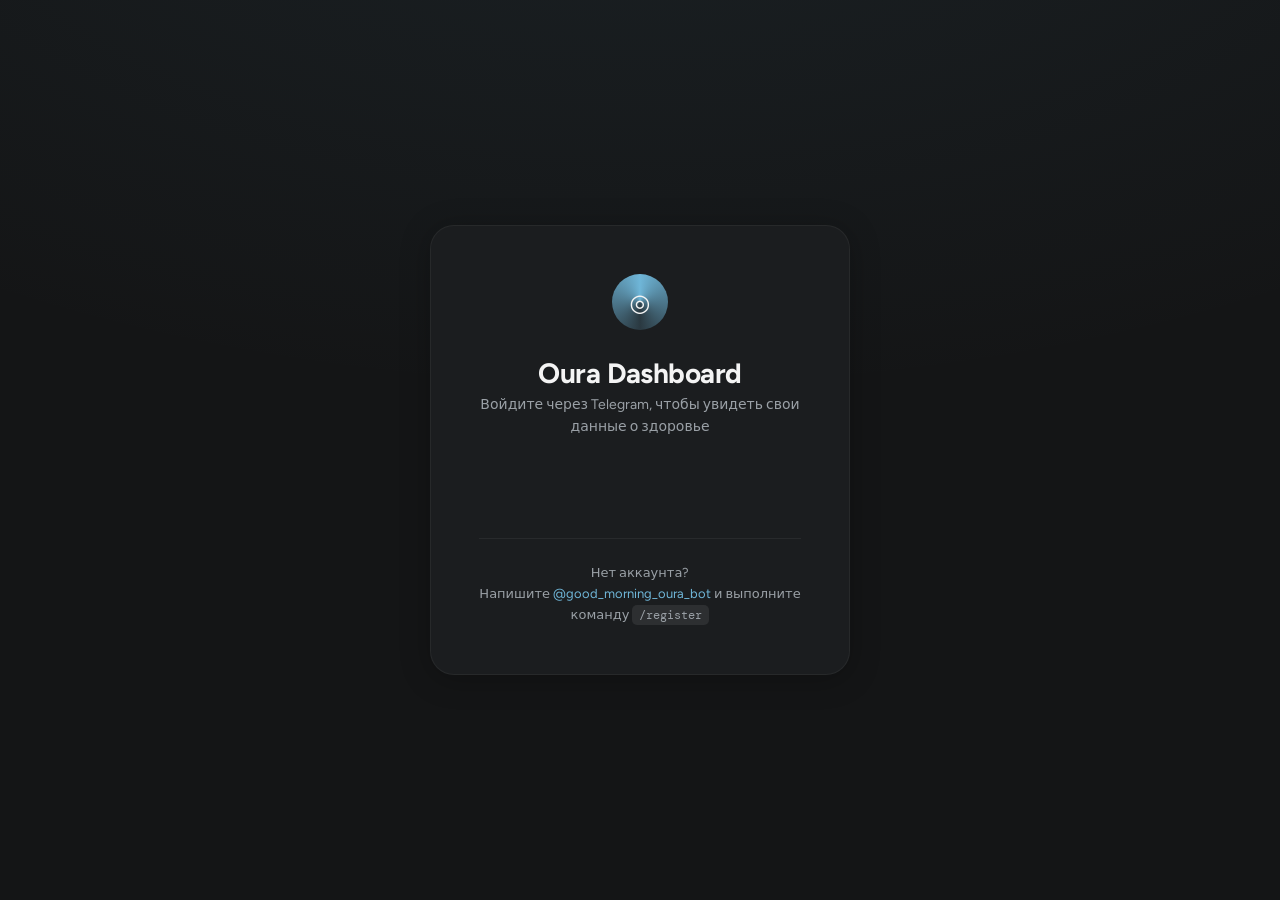
<file: dashboard/login.html>
<!doctype html>
<html lang="ru">
<head>
  <meta charset="utf-8" />
  <meta name="viewport" content="width=device-width, initial-scale=1" />
  <title>Войти — Oura Dashboard</title>
  <link rel="stylesheet" href="dashboard.css" />
  <script src="config.js"></script>
</head>
<body class="theme-dark">
  <div class="login-page">
    <div class="login-card">
      <div class="login-logo" aria-hidden="true">◎</div>

      <div>
        <h1 class="login-title">Oura Dashboard</h1>
        <p class="login-subtitle">Войдите через Telegram, чтобы увидеть свои данные о здоровье</p>
      </div>

      <div class="login-widget-wrap" id="telegram-widget-container">
        <script
          async
          src="https://telegram.org/js/telegram-widget.js?22"
          data-telegram-login="good_morning_oura_bot"
          data-size="large"
          data-radius="12"
          data-onauth="onTelegramAuth(user)"
          data-request-access="write">
        </script>
      </div>

      <div id="login-error" style="display:none">
        <p style="color:#e57070;font-size:13px;margin:0" id="login-error-text"></p>
      </div>

      <div class="login-divider"></div>

      <p class="login-hint">
        Нет аккаунта?<br>
        Напишите <a href="https://t.me/good_morning_oura_bot" target="_blank" rel="noopener">@good_morning_oura_bot</a>
        и выполните команду <code>/register</code>
      </p>
    </div>
  </div>

  <script>
    if (localStorage.getItem('oura_jwt')) {
      window.location.replace('index.html');
    }

    async function onTelegramAuth(user) {
      const errorDiv  = document.getElementById('login-error');
      const errorText = document.getElementById('login-error-text');
      errorDiv.style.display = 'none';

      try {
        const res = await fetch(`${RENDER_URL}/auth/telegram`, {
          method: 'POST',
          headers: { 'Content-Type': 'application/json' },
          body: JSON.stringify(user),
        });

        const json = await res.json();

        if (!res.ok) {
          errorDiv.style.display = 'block';
          errorText.textContent = json.error || 'Ошибка авторизации';
          return;
        }

        localStorage.setItem('oura_jwt',  json.token);
        localStorage.setItem('oura_user', JSON.stringify(json.user));
        window.location.href = 'index.html';

      } catch (e) {
        errorDiv.style.display = 'block';
        errorText.textContent = 'Не удалось подключиться к серверу';
      }
    }
  </script>
</body>
</html>
</file>
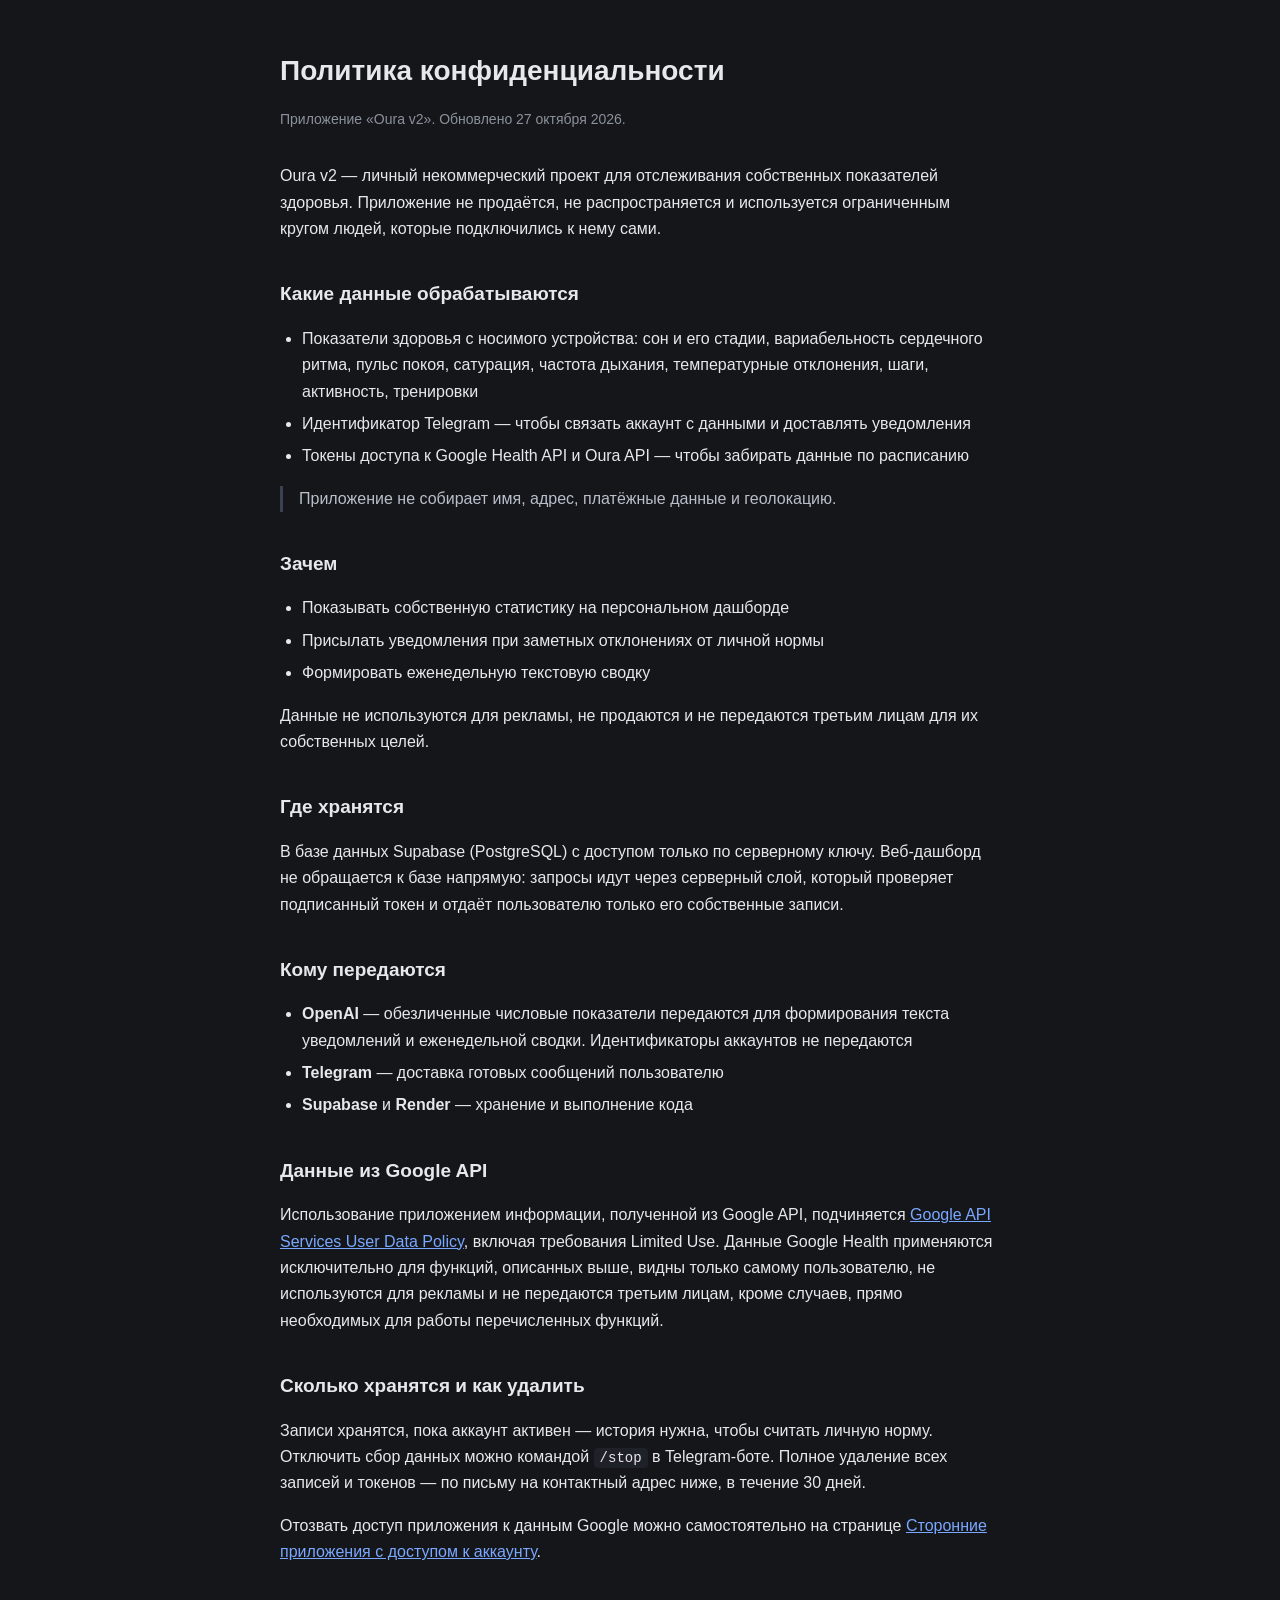
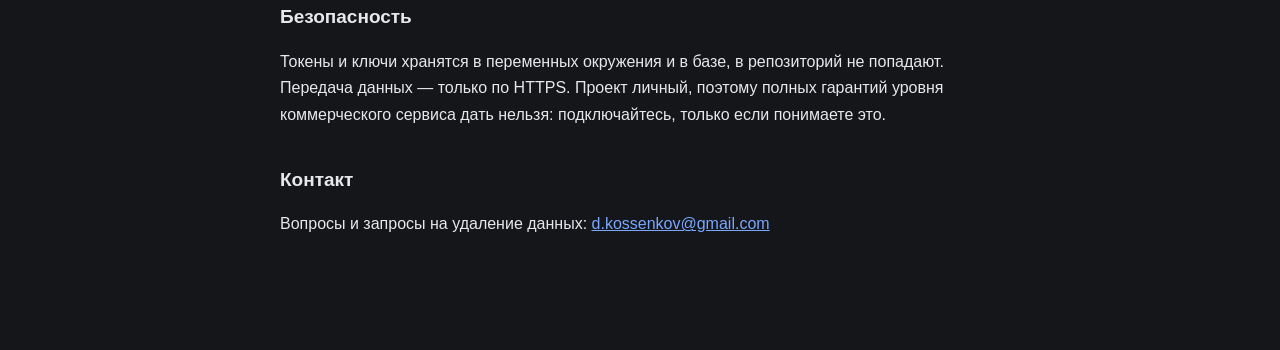
<file: docs/privacy.html>
<!doctype html>
<html lang="ru">
<head>
  <meta charset="utf-8" />
  <meta name="viewport" content="width=device-width, initial-scale=1" />
  <title>Oura v2 — Политика конфиденциальности</title>
  <style>
    :root { color-scheme: dark; }
    body {
      margin: 0;
      padding: 48px 20px 96px;
      background: #14161a;
      color: #e6e8ec;
      font: 16px/1.65 -apple-system, BlinkMacSystemFont, "Segoe UI", Roboto, sans-serif;
    }
    main { max-width: 720px; margin: 0 auto; }
    h1 { font-size: 28px; margin: 0 0 8px; }
    h2 { font-size: 19px; margin: 36px 0 10px; }
    .updated { color: #8b919c; font-size: 14px; margin-bottom: 32px; }
    ul { padding-left: 22px; }
    li { margin-bottom: 6px; }
    a { color: #7aa7ff; }
    code { background: #1e2127; padding: 2px 6px; border-radius: 4px; font-size: 14px; }
    .note { border-left: 3px solid #3a4150; padding-left: 16px; color: #b9bfca; }
  </style>
</head>
<body>
<main>

  <h1>Политика конфиденциальности</h1>
  <p class="updated">Приложение «Oura v2». Обновлено 27 октября 2026.</p>

  <p>
    Oura v2 — личный некоммерческий проект для отслеживания собственных показателей
    здоровья. Приложение не продаётся, не распространяется и используется ограниченным
    кругом людей, которые подключились к нему сами.
  </p>

  <h2>Какие данные обрабатываются</h2>
  <ul>
    <li>Показатели здоровья с носимого устройства: сон и его стадии, вариабельность
      сердечного ритма, пульс покоя, сатурация, частота дыхания, температурные отклонения,
      шаги, активность, тренировки</li>
    <li>Идентификатор Telegram — чтобы связать аккаунт с данными и доставлять уведомления</li>
    <li>Токены доступа к Google Health API и Oura API — чтобы забирать данные по расписанию</li>
  </ul>
  <p class="note">
    Приложение не собирает имя, адрес, платёжные данные и геолокацию.
  </p>

  <h2>Зачем</h2>
  <ul>
    <li>Показывать собственную статистику на персональном дашборде</li>
    <li>Присылать уведомления при заметных отклонениях от личной нормы</li>
    <li>Формировать еженедельную текстовую сводку</li>
  </ul>
  <p>
    Данные не используются для рекламы, не продаются и не передаются третьим лицам
    для их собственных целей.
  </p>

  <h2>Где хранятся</h2>
  <p>
    В базе данных Supabase (PostgreSQL) с доступом только по серверному ключу.
    Веб-дашборд не обращается к базе напрямую: запросы идут через серверный слой,
    который проверяет подписанный токен и отдаёт пользователю только его собственные записи.
  </p>

  <h2>Кому передаются</h2>
  <ul>
    <li><strong>OpenAI</strong> — обезличенные числовые показатели передаются для
      формирования текста уведомлений и еженедельной сводки. Идентификаторы аккаунтов
      не передаются</li>
    <li><strong>Telegram</strong> — доставка готовых сообщений пользователю</li>
    <li><strong>Supabase</strong> и <strong>Render</strong> — хранение и выполнение кода</li>
  </ul>

  <h2>Данные из Google API</h2>
  <p>
    Использование приложением информации, полученной из Google API, подчиняется
    <a href="https://developers.google.com/terms/api-services-user-data-policy">Google API Services
    User Data Policy</a>, включая требования Limited Use. Данные Google Health применяются
    исключительно для функций, описанных выше, видны только самому пользователю,
    не используются для рекламы и не передаются третьим лицам, кроме случаев, прямо
    необходимых для работы перечисленных функций.
  </p>

  <h2>Сколько хранятся и как удалить</h2>
  <p>
    Записи хранятся, пока аккаунт активен — история нужна, чтобы считать личную норму.
    Отключить сбор данных можно командой <code>/stop</code> в Telegram-боте.
    Полное удаление всех записей и токенов — по письму на контактный адрес ниже,
    в течение 30 дней.
  </p>
  <p>
    Отозвать доступ приложения к данным Google можно самостоятельно на странице
    <a href="https://myaccount.google.com/permissions">Сторонние приложения с доступом к аккаунту</a>.
  </p>

  <h2>Безопасность</h2>
  <p>
    Токены и ключи хранятся в переменных окружения и в базе, в репозиторий не попадают.
    Передача данных — только по HTTPS. Проект личный, поэтому полных гарантий уровня
    коммерческого сервиса дать нельзя: подключайтесь, только если понимаете это.
  </p>

  <h2>Контакт</h2>
  <p>
    Вопросы и запросы на удаление данных:
    <a href="mailto:d.kossenkov@gmail.com">d.kossenkov@gmail.com</a>
  </p>

</main>
</body>
</html>
</file>
<file: dashboard/dashboard.css>
@import url('https://fonts.googleapis.com/css2?family=DM+Mono:wght@400;500&family=Figtree:wght@400;500;600;700&display=swap');

/* ========================
   TOKENS
======================== */
:root {
  --bg: #f4f3f1;
  --surface: #ffffff;
  --surface-tint: #fbfaf8;
  --surface-raised: #f7f6f4;

  --text: #141516;
  --muted: #666b70;
  --muted-2: #9aa0a6;

  --accent: #67afd2;
  --accent-soft: rgba(103, 175, 210, 0.18);
  --accent-softer: rgba(103, 175, 210, 0.10);

  --green: #4caf7d;
  --green-soft: rgba(76, 175, 125, 0.15);
  --red: #e05c5c;
  --red-soft: rgba(224, 92, 92, 0.15);
  --amber: #f5a623;
  --amber-soft: rgba(245, 166, 35, 0.12);
  --amber-border: rgba(245, 166, 35, 0.28);

  --shadow-1: 0 1px 2px rgba(15,18,22,0.05), 0 10px 30px rgba(15,18,22,0.04);
  --shadow-0: 0 0 0 rgba(0,0,0,0);

  --r-lg: 24px;
  --r-md: 18px;
  --r-sm: 14px;
  --r-xs: 8px;

  --s-1: 8px;
  --s-2: 16px;
  --s-3: 24px;
  --s-4: 32px;
  --s-5: 40px;
  --s-6: 48px;
  --s-7: 64px;

  --container: 1180px;
  --focus: rgba(103, 175, 210, 0.45);

  --font-body: 'Figtree', ui-sans-serif, system-ui, -apple-system, sans-serif;
  --font-mono: 'DM Mono', ui-monospace, monospace;
}

/* ========================
   RESET
======================== */
*, *::before, *::after { box-sizing: border-box; }
html:focus-within { scroll-behavior: smooth; }

body {
  margin: 0;
  font-family: var(--font-body);
  color: var(--text);
  background: radial-gradient(1200px 600px at 50% -200px, rgba(103,175,210,0.08), transparent), var(--bg);
  line-height: 1.4;
}

a { color: inherit; text-decoration: none; }
button { font: inherit; color: inherit; }

/* ========================
   SKIP LINK
======================== */
.skip-link {
  position: absolute;
  left: var(--s-2);
  top: var(--s-2);
  padding: 10px 14px;
  border-radius: 999px;
  background: var(--surface);
  box-shadow: var(--shadow-1);
  transform: translateY(-140%);
  transition: transform 160ms ease;
  z-index: 20;
}
.skip-link:focus-visible {
  transform: translateY(0);
  outline: 3px solid var(--focus);
  outline-offset: 2px;
}

/* ========================
   LAYOUT
======================== */
.app {
  min-height: 100dvh;
  display: flex;
  flex-direction: column;
}

.page-header {
  padding: var(--s-6) var(--s-6) var(--s-3);
}

.page {
  width: 100%;
  max-width: var(--container);
  margin: 0 auto;
  padding: 0 var(--s-6) var(--s-7);
  display: grid;
  gap: var(--s-6);
}

/* ========================
   HEADER CARD
======================== */
.header-card {
  width: 100%;
  max-width: var(--container);
  margin: 0 auto;
  padding: clamp(20px,3vw,32px);
  border-radius: var(--r-lg);
  background: linear-gradient(180deg, var(--surface), var(--surface-tint));
  box-shadow: var(--shadow-1);
  border: 1px solid rgba(20,21,22,0.04);
}

.header-inner {
  display: flex;
  align-items: flex-start;
  justify-content: space-between;
  flex-wrap: wrap;
  gap: var(--s-2);
}

.header-title {
  margin: 0;
  letter-spacing: -0.02em;
  font-weight: 700;
  font-size: clamp(24px,3vw,34px);
  font-family: var(--font-body);
}

.header-subtitle {
  margin: var(--s-1) 0 0;
  color: var(--muted);
  font-size: clamp(13px,1.6vw,15px);
  font-family: var(--font-mono);
  letter-spacing: 0.01em;
}

.header-actions {
  display: flex;
  align-items: center;
  gap: var(--s-2);
  flex-shrink: 0;
}

.header-user {
  font-size: 14px;
  color: var(--muted);
  font-weight: 500;
}

.header-logout {
  padding: 7px 16px;
  border-radius: 999px;
  border: 1px solid rgba(20,21,22,0.08);
  background: transparent;
  color: var(--muted);
  cursor: pointer;
  font-size: 13px;
  font-weight: 500;
  transition: color 140ms, border-color 140ms, background 140ms;
}
.header-logout:hover {
  color: var(--text);
  border-color: rgba(20,21,22,0.2);
  background: rgba(20,21,22,0.03);
}

/* ========================
   SECTION HEADER
======================== */
.section-header {
  display: grid;
  gap: var(--s-1);
  margin-bottom: var(--s-3);
}

.section-title {
  margin: 0;
  font-weight: 600;
  letter-spacing: -0.01em;
  font-size: clamp(18px,2.1vw,22px);
}

.section-meta {
  margin: 0;
  color: var(--muted);
  font-size: 13px;
  font-family: var(--font-mono);
}

/* ========================
   ALERT BANNER
======================== */
.alert-banner {
  border-radius: var(--r-md);
  padding: var(--s-3) var(--s-4);
  background: var(--amber-soft);
  border: 1px solid var(--amber-border);
  display: grid;
  gap: 6px;
  animation: fadeSlideIn 0.35s ease both;
}
.alert-banner[hidden] { display: none; }

.alert-label {
  margin: 0;
  font-size: 10px;
  font-weight: 600;
  letter-spacing: 0.1em;
  text-transform: uppercase;
  color: var(--amber);
  font-family: var(--font-mono);
}

.alert-text {
  margin: 0;
  font-size: 14px;
  line-height: 1.55;
  color: var(--text);
}

/* ========================
   KPI GRID
======================== */
.kpi-grid {
  margin: 0;
  padding: 0;
  list-style: none;
  display: flex;
  flex-wrap: wrap;
  gap: var(--s-4);
  justify-content: space-between;
}

.kpi-item {
  flex: 1 1 220px;
  min-width: 220px;
}

.kpi-card {
  display: grid;
  justify-items: center;
  gap: var(--s-2);
  padding: var(--s-3);
  border-radius: var(--r-lg);
  background: var(--surface);
  box-shadow: var(--shadow-0);
  border: 1px solid rgba(20,21,22,0.04);
  transition: box-shadow 200ms ease, transform 200ms ease;
  animation: fadeSlideIn 0.4s ease both;
}

.kpi-card:nth-child(1) { animation-delay: 0.05s; }
.kpi-card:nth-child(2) { animation-delay: 0.10s; }
.kpi-card:nth-child(3) { animation-delay: 0.15s; }
.kpi-card:nth-child(4) { animation-delay: 0.20s; }

.kpi-card:hover {
  box-shadow: var(--shadow-1);
  transform: translateY(-2px);
}

/* KPI circle */
.kpi-circle {
  width: min(180px,42vw);
  aspect-ratio: 1/1;
  border-radius: 999px;
  background: radial-gradient(circle at 30% 25%, rgba(255,255,255,0.9), rgba(255,255,255,0.6)), var(--surface);
  position: relative;
  display: grid;
  place-items: center;
  box-shadow: var(--shadow-1);
}

.kpi-ring {
  position: absolute;
  inset: 10px;
  border-radius: 999px;
  background: conic-gradient(from 225deg, var(--accent-soft), var(--accent), var(--accent-soft));
  filter: saturate(0.9);
  opacity: 0.75;
}
.kpi-ring::after {
  content: "";
  position: absolute;
  inset: 10px;
  border-radius: 999px;
  background: var(--surface);
}

.kpi-score {
  position: relative;
  z-index: 1;
  font-weight: 500;
  letter-spacing: -0.04em;
  font-size: clamp(34px,4.6vw,56px);
  font-family: var(--font-mono);
  transition: opacity 200ms;
}

.kpi-label {
  margin: 0;
  font-size: 12px;
  color: var(--muted);
  letter-spacing: 0.06em;
  text-transform: uppercase;
  font-weight: 600;
  font-family: var(--font-mono);
}

/* Trend arrow */
.kpi-trend {
  display: flex;
  align-items: center;
  gap: 5px;
  font-size: 13px;
  font-weight: 600;
  font-family: var(--font-mono);
  min-height: 22px;
  padding: 3px 10px;
  border-radius: 999px;
  transition: background 200ms;
}
.kpi-trend--up   { color: var(--green);  background: var(--green-soft); }
.kpi-trend--down { color: var(--red);    background: var(--red-soft); }
.kpi-trend--flat { color: var(--muted);  background: rgba(20,21,22,0.04); }

.kpi-trend-arrow { font-size: 15px; line-height: 1; }

/* ========================
   WEEKLY RECAP
======================== */
.recap-card {
  border-radius: var(--r-lg);
  background: var(--surface);
  box-shadow: var(--shadow-1);
  border: 1px solid rgba(20,21,22,0.04);
  padding: var(--s-4);
  display: grid;
  gap: var(--s-2);
  border-left: 3px solid var(--accent);
  animation: fadeSlideIn 0.4s ease 0.1s both;
}

.recap-label {
  margin: 0;
  font-size: 10px;
  font-weight: 600;
  letter-spacing: 0.1em;
  text-transform: uppercase;
  color: var(--accent);
  font-family: var(--font-mono);
}

.recap-text {
  margin: 0;
  font-size: 14px;
  line-height: 1.7;
  color: var(--text);
}

.recap-date {
  margin: 0;
  font-size: 12px;
  color: var(--muted);
  font-family: var(--font-mono);
}

/* ========================
   DATE FILTER
======================== */
.date-filter-wrap {
  margin-top: var(--s-2);
}

.date-select {
  appearance: none;
  -webkit-appearance: none;
  font-family: var(--font-mono);
  font-size: 13px;
  padding: 8px 36px 8px 14px;
  border-radius: 999px;
  border: 1px solid rgba(20,21,22,0.08);
  background-color: var(--surface);
  background-image: url("data:image/svg+xml;charset=UTF-8,%3csvg xmlns='http://www.w3.org/2000/svg' viewBox='0 0 24 24' fill='none' stroke='%239aa0a6' stroke-width='2' stroke-linecap='round' stroke-linejoin='round'%3e%3cpolyline points='6,9 12,15 18,9'%3e%3c/polyline%3e%3c/svg%3e");
  background-repeat: no-repeat;
  background-position: right 10px center;
  background-size: 14px;
  color: var(--text);
  cursor: pointer;
  min-width: 180px;
  transition: border-color 140ms;
}

.date-select:hover { border-color: rgba(111,182,216,0.3); }
.date-select:focus { outline: 3px solid var(--focus); outline-offset: 2px; }

body.theme-dark .date-select {
  background-color: rgba(255,255,255,0.06);
  border-color: rgba(255,255,255,0.08);
  background-image: url("data:image/svg+xml;charset=UTF-8,%3csvg xmlns='http://www.w3.org/2000/svg' viewBox='0 0 24 24' fill='none' stroke='%239aa0a6' stroke-width='2' stroke-linecap='round' stroke-linejoin='round'%3e%3cpolyline points='6,9 12,15 18,9'%3e%3c/polyline%3e%3c/svg%3e");
}

/* ========================
   RANGE FILTER + CHIPS
======================== */
.range-filters {
  display: flex;
  gap: var(--s-1);
  flex-wrap: wrap;
  justify-content: center;
  margin-bottom: var(--s-4);
}

.chip {
  padding: 9px 18px;
  border-radius: 999px;
  border: 1px solid rgba(20,21,22,0.06);
  background: rgba(255,255,255,0.7);
  box-shadow: 0 1px 0 rgba(15,18,22,0.03);
  color: var(--text);
  cursor: pointer;
  font-size: 13px;
  font-weight: 500;
  transition: background 140ms ease, transform 140ms ease, border-color 140ms ease;
}
.chip:hover {
  background: rgba(255,255,255,0.95);
  border-color: rgba(103,175,210,0.22);
  transform: translateY(-1px);
}
.chip:active { transform: translateY(0); }
.chip.active {
  background: var(--accent);
  border-color: var(--accent);
  color: #fff;
}
.chip:focus-visible {
  outline: 3px solid var(--focus);
  outline-offset: 2px;
}

/* ========================
   CHARTS
======================== */
.charts-grid {
  display: grid;
  grid-template-columns: repeat(2, minmax(0,1fr));
  gap: var(--s-4);
}

.chart-card {
  border-radius: var(--r-lg);
  background: var(--surface);
  box-shadow: var(--shadow-1);
  border: 1px solid rgba(20,21,22,0.04);
  padding: var(--s-4);
  display: grid;
  gap: var(--s-3);
  animation: fadeSlideIn 0.4s ease both;
}

.chart-header {
  display: flex;
  align-items: baseline;
  justify-content: space-between;
  gap: var(--s-2);
}

.chart-title {
  margin: 0;
  font-weight: 600;
  letter-spacing: -0.01em;
  font-size: 15px;
}

.chart-area {
  border-radius: var(--r-md);
  background: rgba(103,175,210,0.06);
  height: 240px;
  border: 1px solid rgba(20,21,22,0.05);
  position: relative;
}

.chart-area canvas {
  position: absolute;
  inset: 0;
  width: 100% !important;
  height: 100% !important;
}

/* ========================
   FOOTER
======================== */
.page-footer {
  padding: var(--s-4) var(--s-6) var(--s-6);
  margin-top: auto;
}
.footer-text {
  margin: 0;
  color: var(--muted);
  font-size: 12px;
  text-align: center;
  font-family: var(--font-mono);
  letter-spacing: 0.03em;
}

/* ========================
   UTILITY
======================== */
.visually-hidden {
  position: absolute;
  width: 1px; height: 1px;
  padding: 0; margin: -1px;
  overflow: hidden;
  clip: rect(0,0,0,0);
  white-space: nowrap;
  border: 0;
}

/* ========================
   ANIMATIONS
======================== */
@keyframes fadeSlideIn {
  from { opacity: 0; transform: translateY(12px); }
  to   { opacity: 1; transform: translateY(0); }
}

/* ========================
   DARK THEME
======================== */
body.theme-dark {
  --bg: #141516;
  --surface: #1b1d1f;
  --surface-tint: #1f2124;
  --surface-raised: #222426;

  --text: #f4f4f4;
  --muted: #9aa0a6;
  --muted-2: #666b70;

  --accent: #6fb6d8;
  --accent-soft: rgba(111,182,216,0.18);
  --accent-softer: rgba(111,182,216,0.10);

  --green: #5cbf8a;
  --green-soft: rgba(92,191,138,0.14);
  --red: #e57070;
  --red-soft: rgba(229,112,112,0.14);

  --amber-soft: rgba(245,166,35,0.10);
  --amber-border: rgba(245,166,35,0.22);

  --shadow-1: 0 4px 30px rgba(0,0,0,0.25);
}

body.theme-dark .header-card,
body.theme-dark .kpi-card,
body.theme-dark .chart-card,
body.theme-dark .recap-card { border-color: rgba(255,255,255,0.05); }

body.theme-dark .recap-card { border-left-color: var(--accent); }

body.theme-dark .chip {
  background: rgba(255,255,255,0.06);
  border-color: rgba(255,255,255,0.08);
}
body.theme-dark .chip:hover {
  background: rgba(255,255,255,0.10);
  border-color: rgba(111,182,216,0.22);
}
body.theme-dark .chip.active {
  background: var(--accent);
  border-color: var(--accent);
  color: #141516;
}

body.theme-dark .kpi-circle {
  background: radial-gradient(circle at 30% 25%, rgba(255,255,255,0.08), rgba(255,255,255,0.02)), var(--surface);
}
body.theme-dark .kpi-ring::after { background: var(--surface); }

body.theme-dark .chart-area {
  background: rgba(111,182,216,0.06);
  border-color: rgba(255,255,255,0.05);
}

body.theme-dark .header-logout {
  border-color: rgba(255,255,255,0.08);
}
body.theme-dark .header-logout:hover {
  border-color: rgba(255,255,255,0.18);
  background: rgba(255,255,255,0.05);
}

body.theme-dark .kpi-trend--flat { background: rgba(255,255,255,0.05); }

/* ========================
   LOGIN PAGE
======================== */
.login-page {
  min-height: 100dvh;
  display: grid;
  place-items: center;
  padding: var(--s-4);
}

.login-card {
  width: 100%;
  max-width: 420px;
  padding: clamp(28px,4vw,48px);
  border-radius: var(--r-lg);
  background: var(--surface);
  box-shadow: var(--shadow-1);
  border: 1px solid rgba(255,255,255,0.05);
  display: grid;
  gap: var(--s-3);
  text-align: center;
  animation: fadeSlideIn 0.45s ease both;
}

.login-logo {
  width: 56px;
  height: 56px;
  border-radius: 999px;
  background: conic-gradient(from 180deg, var(--accent-soft), var(--accent), var(--accent-soft));
  margin: 0 auto;
  display: grid;
  place-items: center;
  font-size: 24px;
}

.login-title {
  margin: 0;
  font-size: clamp(22px,3vw,28px);
  font-weight: 700;
  letter-spacing: -0.02em;
}

.login-subtitle {
  margin: 0;
  color: var(--muted);
  font-size: 14px;
  line-height: 1.6;
}

.login-widget-wrap {
  display: flex;
  justify-content: center;
  min-height: 52px;
}

.login-hint {
  margin: 0;
  color: var(--muted);
  font-size: 13px;
  line-height: 1.6;
}

.login-hint a { color: var(--accent); }

.login-hint code {
  background: rgba(255,255,255,0.08);
  padding: 2px 7px;
  border-radius: 5px;
  font-family: var(--font-mono);
  font-size: 12px;
}

.login-divider {
  height: 1px;
  background: rgba(255,255,255,0.06);
}

/* ========================
   RESPONSIVE
======================== */
@media (max-width: 1024px) {
  .page-header { padding: var(--s-5) var(--s-5) var(--s-3); }
  .page { padding: 0 var(--s-5) var(--s-6); }
  .kpi-grid { justify-content: center; }
  .kpi-item { flex: 1 1 260px; min-width: 260px; }
}

@media (max-width: 768px) {
  .page-header { padding: var(--s-4) var(--s-4) var(--s-3); }
  .page { padding: 0 var(--s-4) var(--s-6); gap: var(--s-5); }
  .charts-grid { grid-template-columns: 1fr; gap: var(--s-3); }
  .kpi-item { flex: 1 1 200px; min-width: 200px; }
}

@media (max-width: 480px) {
  .page-header { padding: var(--s-3) var(--s-3) var(--s-2); }
  .page { padding: 0 var(--s-3) var(--s-5); gap: var(--s-4); }
  .kpi-item { flex: 1 1 100%; min-width: 100%; }
  .kpi-card { padding: var(--s-3); }
  .chart-card { padding: var(--s-3); }
  .chart-area { height: 200px; }
  .header-actions { display: none; }
}
</file>
